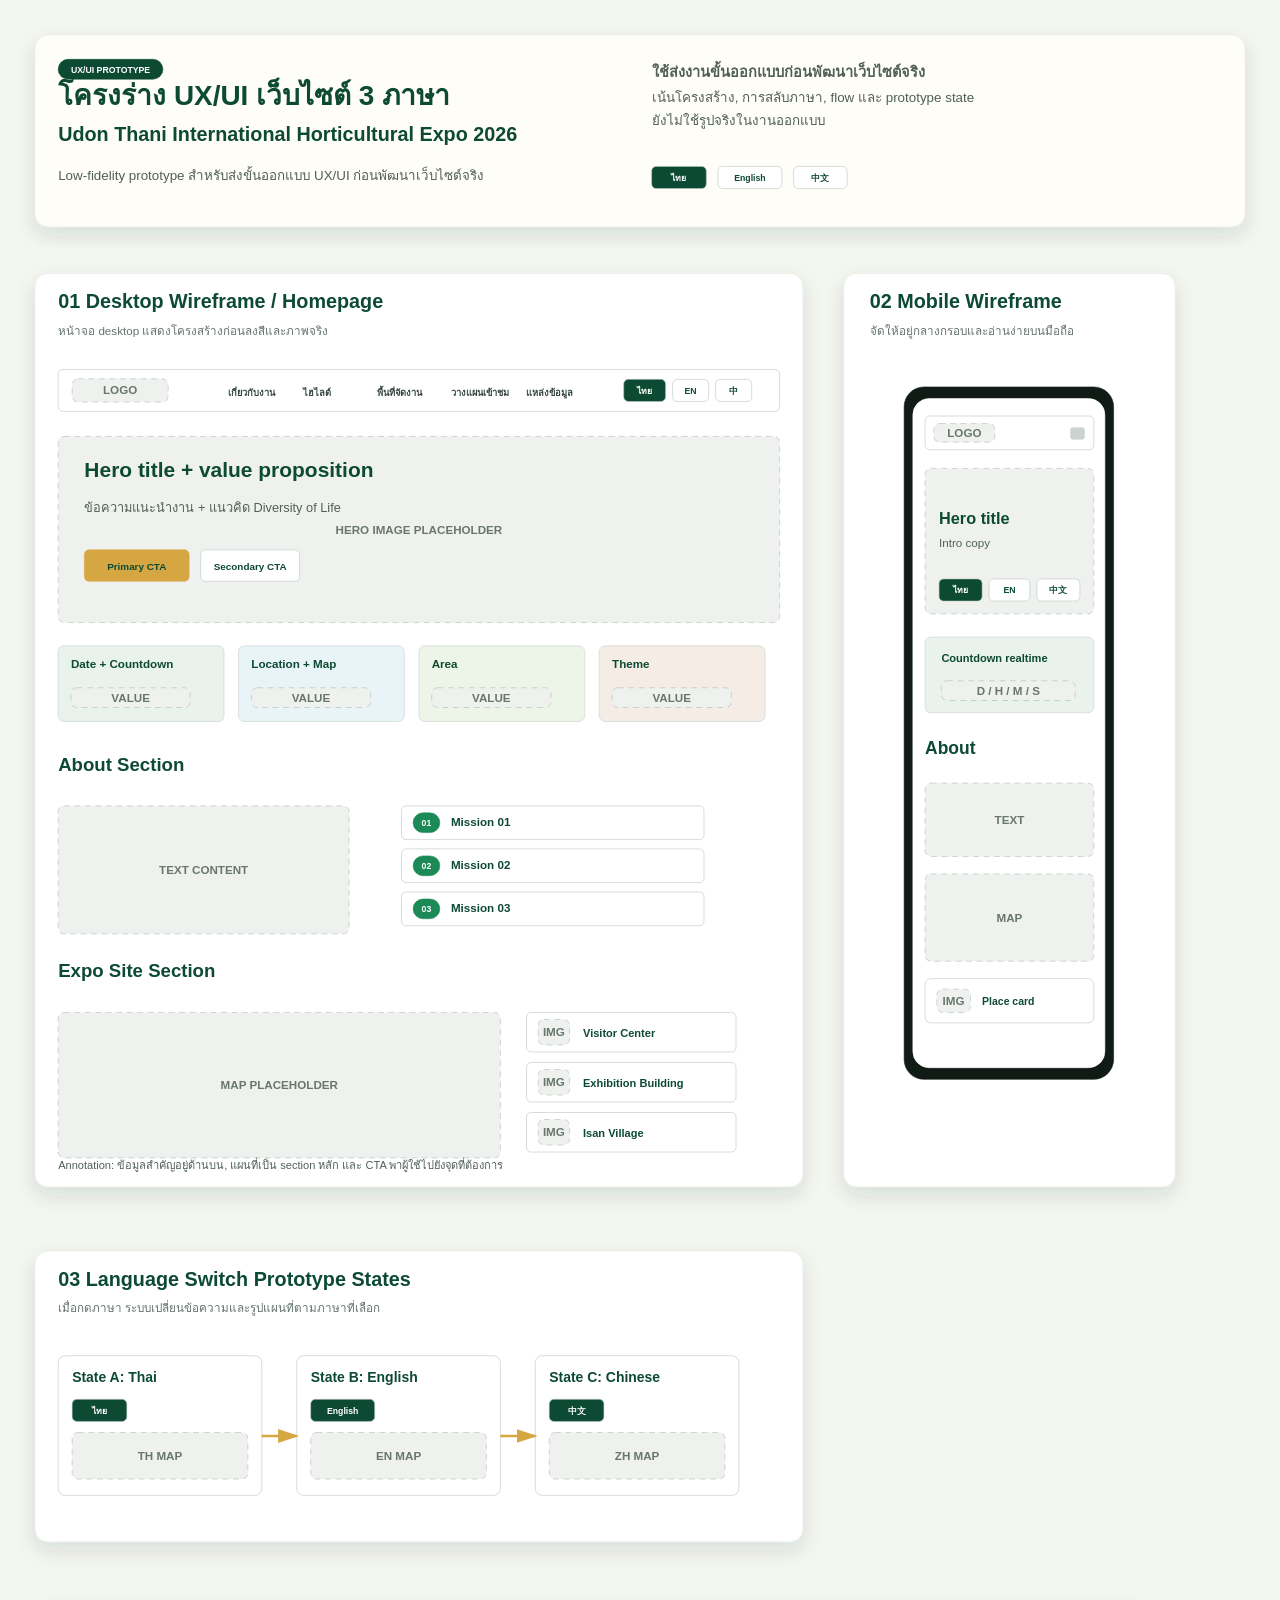
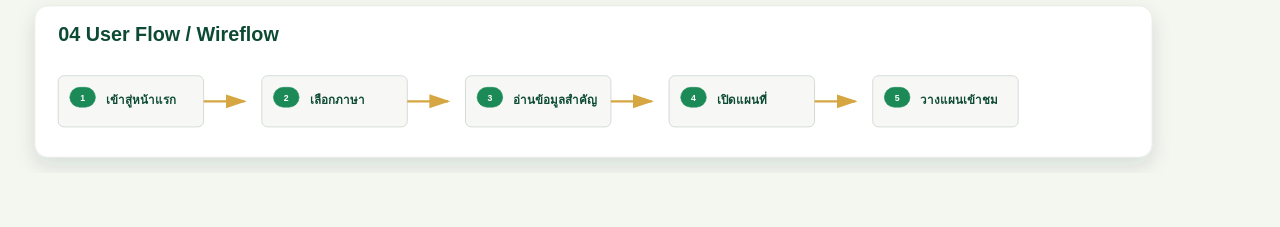
<file: ux-ui-prototype-wireframe.html>
<!doctype html><html lang="th"><head><meta charset="utf-8"><title>UX/UI Prototype Wireframe</title><style>body{margin:0;background:#f4f6f0}img{width:100%;display:block}</style></head><body><img src="ux-ui-prototype-wireframe.svg" alt="UX/UI prototype wireframe"></body></html>
</file>
